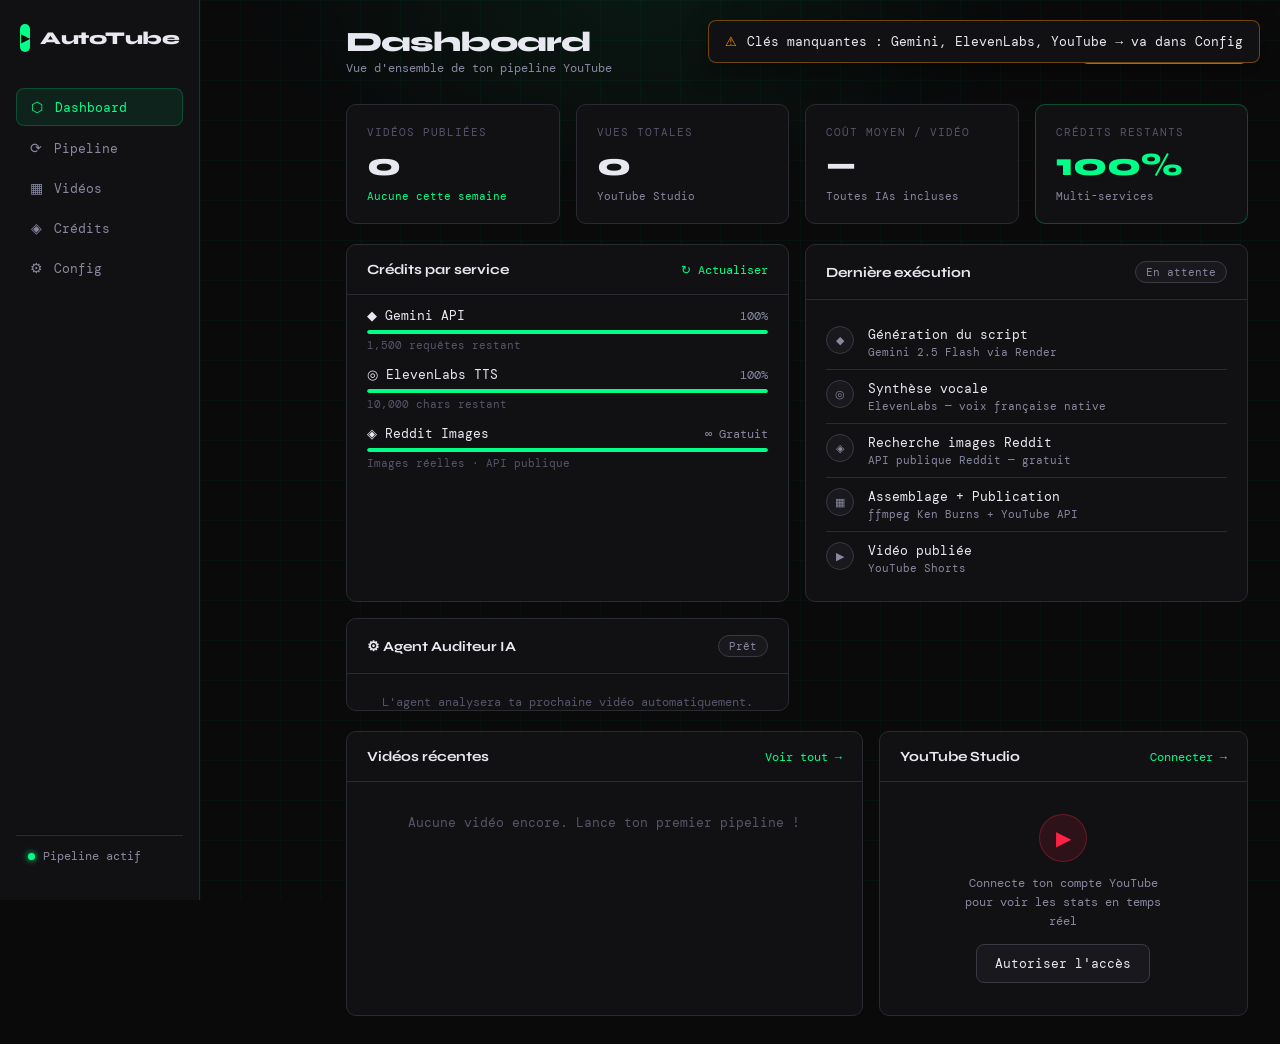
<file: index.html>
<!DOCTYPE html>
<html lang="fr">
<head>
<meta charset="UTF-8">
<meta name="viewport" content="width=device-width, initial-scale=1.0">
<title>AutoTube — Tableau de bord</title>
<link rel="preconnect" href="https://fonts.googleapis.com">
<link href="https://fonts.googleapis.com/css2?family=Syne:wght@400;600;700;800&family=DM+Mono:wght@300;400;500&display=swap" rel="stylesheet">
<link rel="stylesheet" href="css/style.css">
</head>
<body>
<div class="bg-grid"></div>
<div class="bg-glow"></div>

<!-- SIDEBAR -->
  <a href="pages/agent.html" class="nav-item"><span class="nav-icon">⬢</span> Agent IA</a>
<aside class="sidebar">
  <div class="logo">
    <span class="logo-icon">▶</span>
    <span class="logo-text">AutoTube</span>
  </div>
  <nav class="nav">
    <a href="index.html" class="nav-item active">
      <span class="nav-icon">⬡</span> Dashboard
    </a>
    <a href="pages/pipeline.html" class="nav-item">
      <span class="nav-icon">⟳</span> Pipeline
    </a>
    <a href="pages/videos.html" class="nav-item">
      <span class="nav-icon">▦</span> Vidéos
    </a>
    <a href="pages/credits.html" class="nav-item">
      <span class="nav-icon">◈</span> Crédits
    </a>
    <a href="pages/settings.html" class="nav-item">
      <span class="nav-icon">⚙</span> Config
    </a>
  </nav>
  <div class="sidebar-status">
    <div class="status-dot active"></div>
    <span>Pipeline actif</span>
  </div>
</aside>

<!-- MAIN -->
<main class="main">

  <!-- HEADER -->
  <header class="topbar">
    <div class="topbar-left">
      <h1 class="page-title">Dashboard</h1>
      <span class="page-sub">Vue d'ensemble de ton pipeline YouTube</span>
    </div>
    <div class="topbar-right">
      <button class="btn-launch" onclick="openLaunch()">
        <span>+ Lancer une vidéo</span>
      </button>
    </div>
  </header>

  <!-- KPI ROW -->
  <section class="kpi-row">
    <div class="kpi-card">
      <div class="kpi-label">Vidéos publiées</div>
      <div class="kpi-value" id="kpi-published">—</div>
      <div class="kpi-delta positive" id="kpi-pub-delta">Chargement…</div>
    </div>
    <div class="kpi-card">
      <div class="kpi-label">Vues totales</div>
      <div class="kpi-value" id="kpi-views">—</div>
      <div class="kpi-delta" id="kpi-views-delta">YouTube Studio</div>
    </div>
    <div class="kpi-card">
      <div class="kpi-label">Coût moyen / vidéo</div>
      <div class="kpi-value" id="kpi-cost">—</div>
      <div class="kpi-delta" id="kpi-cost-delta">Toutes IAs incluses</div>
    </div>
    <div class="kpi-card accent">
      <div class="kpi-label">Crédits restants</div>
      <div class="kpi-value" id="kpi-credits">—</div>
      <div class="kpi-delta" id="kpi-credits-delta">Multi-services</div>
    </div>
  </section>

  <!-- MIDDLE ROW -->
  <section class="mid-row">

    <!-- CREDITS PANEL -->
    <div class="panel credits-panel">
      <div class="panel-header">
        <span class="panel-title">Crédits par service</span>
        <span class="panel-action" onclick="refreshCredits()">↻ Actualiser</span>
      </div>
      <div class="credits-list" id="credits-list">
        <!-- Rempli par JS -->
      </div>
    </div>

    <!-- PIPELINE STATUS -->
    <div class="panel pipeline-panel">
      <div class="panel-header">
        <span class="panel-title">Dernière exécution</span>
        <span class="panel-badge" id="pipeline-status-badge">En attente</span>
      </div>
      <div class="pipeline-steps" id="pipeline-steps">
        <!-- Rempli par JS -->
      </div>
    </div>

    <!-- IA AUDITOR -->
    <div class="panel auditor-panel">
      <div class="panel-header">
        <span class="panel-title">⚙ Agent Auditeur IA</span>
        <span class="panel-badge" id="audit-status">Prêt</span>
      </div>
      <div id="audit-content" class="audit-content">
        <p style="color:var(--text3); font-size:12px; margin-top:20px; text-align:center;">L'agent analysera ta prochaine vidéo automatiquement.</p>
      </div>
    </div>

  </section>

  <!-- BOTTOM ROW -->
  <section class="bot-row">

    <!-- VIDÉOS RÉCENTES -->
    <div class="panel videos-panel">
      <div class="panel-header">
        <span class="panel-title">Vidéos récentes</span>
        <a href="pages/videos.html" class="panel-action">Voir tout →</a>
      </div>
      <div class="videos-list" id="videos-list">
        <!-- Rempli par JS -->
      </div>
    </div>

    <!-- STATS YOUTUBE -->
    <div class="panel yt-panel">
      <div class="panel-header">
        <span class="panel-title">YouTube Studio</span>
        <span class="panel-action" id="yt-connect-btn" onclick="connectYoutube()">Connecter →</span>
      </div>
      <div id="yt-stats" class="yt-stats-placeholder">
        <div class="yt-placeholder-icon">▶</div>
        <p>Connecte ton compte YouTube pour voir les stats en temps réel</p>
        <button class="btn-secondary" onclick="connectYoutube()">Autoriser l'accès</button>
      </div>
    </div>

  </section>

</main>

<!-- MODAL LAUNCH -->
<div class="modal-overlay" id="launch-modal" onclick="closeLaunch(event)">
  <div class="modal">
    <div class="modal-header">
      <span class="modal-title">Nouvelle vidéo</span>
      <button class="modal-close" onclick="closeLaunch()">✕</button>
    </div>
    <div class="modal-body">
      <div class="form-group">
        <label class="form-label">Mode de création</label>
        <div style="display:flex; gap:16px; margin-bottom: 16px; color: var(--text2); font-size: 14px;">
          <label style="cursor:pointer;"><input type="radio" name="video-mode" value="1" checked> 🖼️ Mode 1: Histoire (Images)</label>
          <label style="cursor:pointer;"><input type="radio" name="video-mode" value="2"> 🎬 Mode 2: Vidéo Commentée (Reddit)</label>
        </div>
      </div>
      <div class="form-group">
        <label class="form-label">Sujet / Idée</label>
        <textarea class="form-input" id="video-topic" rows="3" placeholder="Ex: Les 5 erreurs à éviter en investissement dividende…"></textarea>
      </div>
      <div class="form-row">
        <div class="form-group">
          <label class="form-label">Style de voix</label>
          <select class="form-input" id="voice-style">
            <option>Neutre (Adam)</option>
            <option>Dynamique (Josh)</option>
            <option>Calme (Rachel)</option>
          </select>
        </div>
        <div class="form-group">
          <label class="form-label">Durée cible</label>
          <select class="form-input" id="video-duration">
            <option>1–3 min (Short)</option>
            <option>5–8 min</option>
            <option>10–15 min</option>
          </select>
        </div>
      </div>
      <div class="form-group">
        <label class="form-label">Niche / Tags</label>
        <input class="form-input" id="video-tags" type="text" placeholder="finance, dividende, investissement…">
      </div>
      <div class="modal-costs">
        <span>Coût estimé :</span>
        <span class="cost-value">~$0.08</span>
      </div>
    </div>
    <div class="modal-footer">
      <button class="btn-secondary" onclick="closeLaunch()">Annuler</button>
      <button class="btn-launch" onclick="launchPipeline()">🚀 Lancer le pipeline</button>
    </div>
  </div>
</div>

<script src="js/config.js"></script>
<script src="js/dashboard.js"></script>
</body>
</html>
</file>
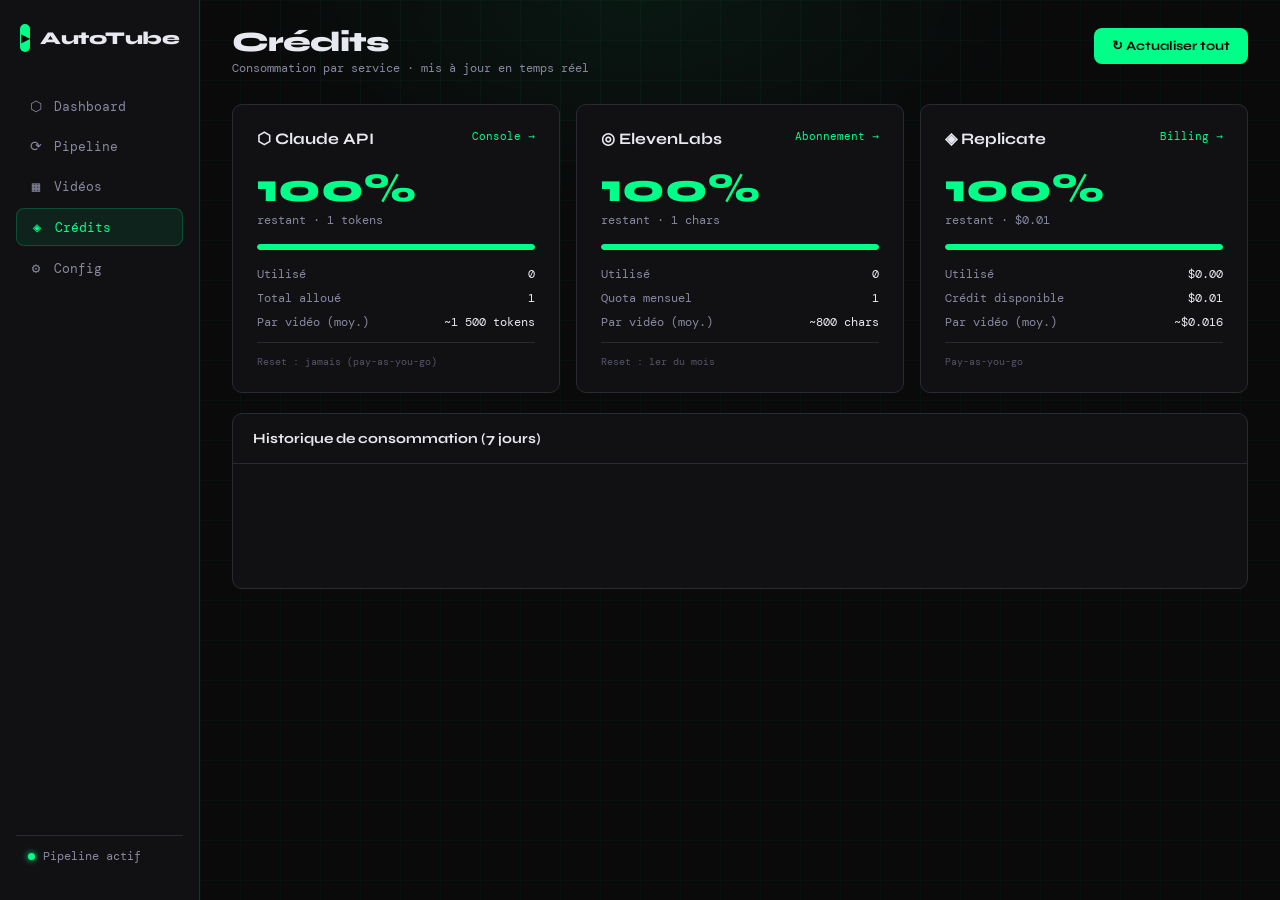
<file: credits.html>
<!DOCTYPE html>
<html lang="fr">
<head>
<meta charset="UTF-8">
<meta name="viewport" content="width=device-width, initial-scale=1.0">
<title>AutoTube — Crédits</title>
<link rel="preconnect" href="https://fonts.googleapis.com">
<link href="https://fonts.googleapis.com/css2?family=Syne:wght@400;600;700;800&family=DM+Mono:wght@300;400;500&display=swap" rel="stylesheet">
<link rel="stylesheet" href="../css/style.css">
</head>
<body>
<div class="bg-grid"></div>
<div class="bg-glow"></div>
<aside class="sidebar">
  <div class="logo"><span class="logo-icon">▶</span><span class="logo-text">AutoTube</span></div>
  <nav class="nav">
    <a href="../index.html" class="nav-item"><span class="nav-icon">⬡</span> Dashboard</a>
    <a href="pipeline.html" class="nav-item"><span class="nav-icon">⟳</span> Pipeline</a>
    <a href="videos.html" class="nav-item"><span class="nav-icon">▦</span> Vidéos</a>
    <a href="credits.html" class="nav-item active"><span class="nav-icon">◈</span> Crédits</a>
    <a href="settings.html" class="nav-item"><span class="nav-icon">⚙</span> Config</a>
  </nav>
  <div class="sidebar-status"><div class="status-dot active"></div><span>Pipeline actif</span></div>
</aside>
<main class="main">
  <header class="topbar">
    <div class="topbar-left">
      <h1 class="page-title">Crédits</h1>
      <span class="page-sub">Consommation par service · mis à jour en temps réel</span>
    </div>
    <div class="topbar-right">
      <button class="btn-launch" onclick="refreshAll()">↻ Actualiser tout</button>
    </div>
  </header>

  <div class="credits-detail-grid" id="credits-detail-grid">
    <!-- Rempli par JS -->
  </div>

  <div class="panel" style="margin-top:20px">
    <div class="panel-header">
      <span class="panel-title">Historique de consommation (7 jours)</span>
    </div>
    <div style="padding:20px">
      <canvas id="usage-chart" height="80"></canvas>
    </div>
  </div>
</main>

<style>
.credits-detail-grid { display: grid; grid-template-columns: repeat(3, 1fr); gap: 16px; }
.cred-card { background: var(--bg2); border: 1px solid var(--border); border-radius: var(--radius); padding: 24px; }
.cred-card-header { display: flex; justify-content: space-between; align-items: flex-start; margin-bottom: 20px; }
.cred-service { font-family: var(--font-head); font-weight: 700; font-size: 16px; color: var(--text); }
.cred-link { font-size: 11px; color: var(--accent); text-decoration: none; }
.cred-link:hover { text-decoration: underline; }
.cred-big { font-family: var(--font-head); font-size: 40px; font-weight: 800; line-height: 1; margin-bottom: 4px; }
.cred-big.ok { color: var(--accent); }
.cred-big.warn { color: var(--warn); }
.cred-big.danger { color: var(--danger); }
.cred-sub { font-size: 12px; color: var(--text2); margin-bottom: 16px; }
.cred-bar-big { height: 6px; background: var(--bg3); border-radius: 3px; overflow: hidden; margin-bottom: 16px; }
.cred-fill-big { height: 100%; border-radius: 3px; transition: width 0.8s ease; }
.cred-fill-big.ok { background: var(--accent); }
.cred-fill-big.warn { background: var(--warn); }
.cred-fill-big.danger { background: var(--danger); }
.cred-stats { display: flex; flex-direction: column; gap: 8px; }
.cred-stat-row { display: flex; justify-content: space-between; font-size: 12px; }
.cred-stat-label { color: var(--text2); }
.cred-stat-val { color: var(--text); font-family: var(--font-mono); }
.cred-reset { font-size: 10px; color: var(--text3); margin-top: 12px; padding-top: 12px; border-top: 1px solid var(--border); }
@media (max-width: 900px) { .credits-detail-grid { grid-template-columns: 1fr; } }
</style>

<script src="../js/config.js"></script>
<script>
const SERVICES = {
  claude: {
    name: 'Claude API', icon: '⬡',
    link: 'https://console.anthropic.com', linkLabel: 'Console →',
    unit: 'tokens', unitLabel: 'tokens utilisés',
    resetDay: 1, resetLabel: 'Reset : jamais (pay-as-you-go)',
    totalLabel: 'Total alloué',
  },
  elevenlabs: {
    name: 'ElevenLabs', icon: '◎',
    link: 'https://elevenlabs.io/subscription', linkLabel: 'Abonnement →',
    unit: 'chars', unitLabel: 'caractères utilisés',
    resetDay: 1, resetLabel: 'Reset : 1er du mois',
    totalLabel: 'Quota mensuel',
  },
  replicate: {
    name: 'Replicate', icon: '◈',
    link: 'https://replicate.com/account/billing', linkLabel: 'Billing →',
    unit: 'cents', unitLabel: 'centimes dépensés',
    resetDay: null, resetLabel: 'Pay-as-you-go',
    totalLabel: 'Crédit disponible',
  },
};

function renderCreditsDetail() {
  const credits = JSON.parse(localStorage.getItem('autotube_credits') || '{}') || {
    claude:     { used: 0, total: 500000 },
    elevenlabs: { used: 0, total: 10000 },
    replicate:  { used: 0, total: 5000 },
  };

  const html = Object.entries(SERVICES).map(([key, s]) => {
    const c = credits[key] || { used: 0, total: 1 };
    const pct = Math.max(0, 100 - (c.used / c.total * 100));
    const cls = pct < 10 ? 'danger' : pct < 30 ? 'warn' : 'ok';
    const remaining = key === 'replicate'
      ? `$${((c.total - c.used)/100).toFixed(2)}`
      : (c.total - c.used).toLocaleString();
    const used = key === 'replicate'
      ? `$${(c.used/100).toFixed(2)}`
      : c.used.toLocaleString();
    const total = key === 'replicate'
      ? `$${(c.total/100).toFixed(2)}`
      : c.total.toLocaleString();

    return `<div class="cred-card">
      <div class="cred-card-header">
        <div class="cred-service">${s.icon} ${s.name}</div>
        <a href="${s.link}" target="_blank" class="cred-link">${s.linkLabel}</a>
      </div>
      <div class="cred-big ${cls}">${Math.round(pct)}%</div>
      <div class="cred-sub">restant · ${remaining} ${key==='replicate'?'':''+s.unit}</div>
      <div class="cred-bar-big">
        <div class="cred-fill-big ${cls}" style="width:${pct}%"></div>
      </div>
      <div class="cred-stats">
        <div class="cred-stat-row"><span class="cred-stat-label">Utilisé</span><span class="cred-stat-val">${used}</span></div>
        <div class="cred-stat-row"><span class="cred-stat-label">${s.totalLabel}</span><span class="cred-stat-val">${total}</span></div>
        <div class="cred-stat-row"><span class="cred-stat-label">Par vidéo (moy.)</span><span class="cred-stat-val">${perVideoEstimate(key)}</span></div>
      </div>
      <div class="cred-reset">${s.resetLabel}</div>
    </div>`;
  }).join('');

  document.getElementById('credits-detail-grid').innerHTML = html;
}

function perVideoEstimate(key) {
  const e = { claude: '~1 500 tokens', elevenlabs: '~800 chars', replicate: '~$0.016' };
  return e[key] || '—';
}

async function refreshAll() {
  showToast('Actualisation…', 'info');
  // ElevenLabs real check
  const key = localStorage.getItem('elevenlabs_api_key');
  if (key) {
    try {
      const r = await fetch('https://api.elevenlabs.io/v1/user', { headers: { 'xi-api-key': key } });
      if (r.ok) {
        const d = await r.json();
        const credits = JSON.parse(localStorage.getItem('autotube_credits') || '{}');
        credits.elevenlabs = credits.elevenlabs || {};
        credits.elevenlabs.used = d.subscription.character_count;
        credits.elevenlabs.total = d.subscription.character_limit;
        localStorage.setItem('autotube_credits', JSON.stringify(credits));
      }
    } catch(e) {}
  }
  renderCreditsDetail();
  showToast('Crédits actualisés ✓', 'success');
}

renderCreditsDetail();

let toastContainer = null;
function showToast(msg, type = 'info') {
  if (!toastContainer) { toastContainer = document.createElement('div'); toastContainer.className = 'toast-container'; document.body.appendChild(toastContainer); }
  const icons = { success:'✓', warn:'⚠', error:'✕', info:'ℹ' };
  const t = document.createElement('div');
  t.className = `toast ${type}`;
  t.innerHTML = `<span>${icons[type]}</span> ${msg}`;
  toastContainer.appendChild(t);
  setTimeout(() => t.remove(), 3500);
}
</script>
</body>
</html>
</file>
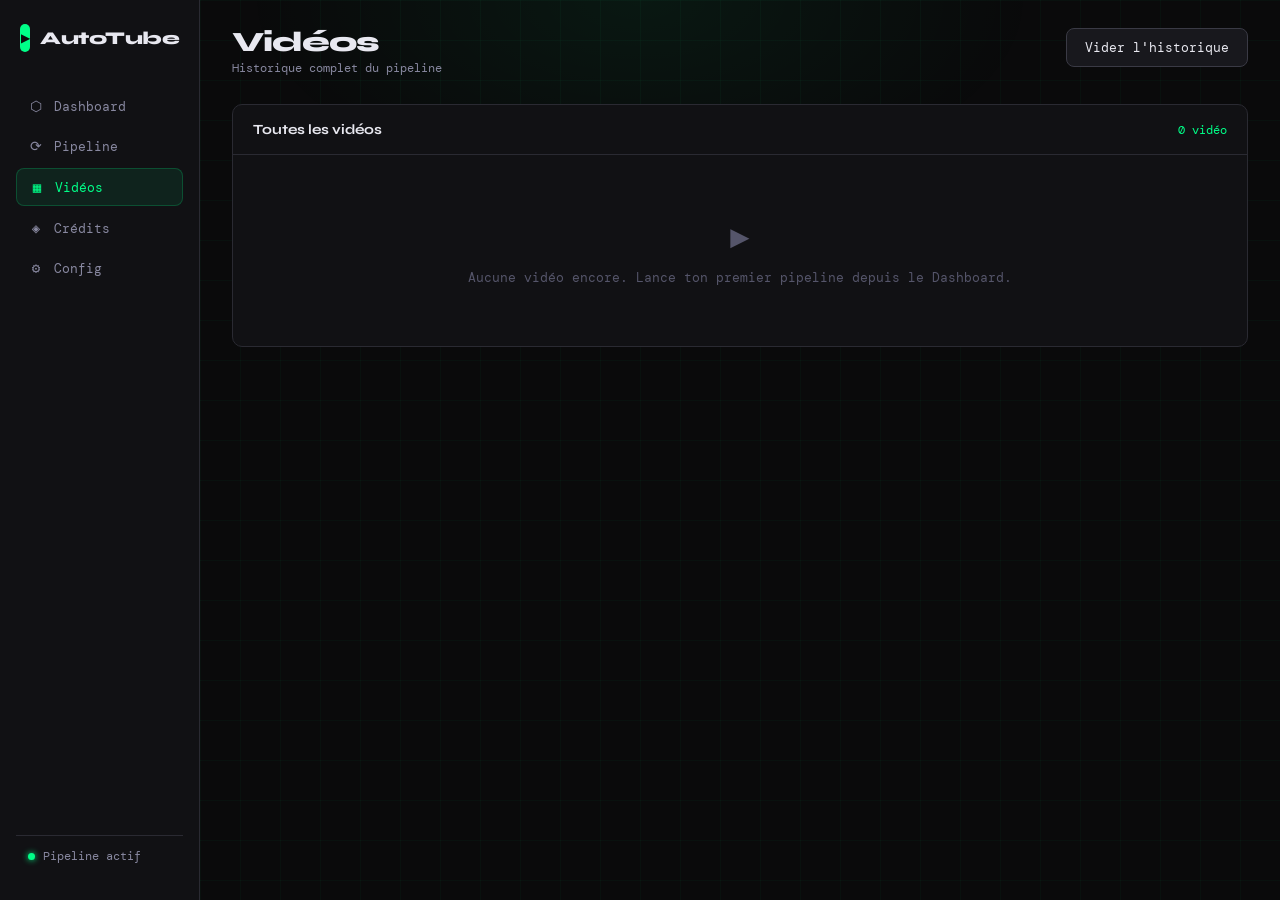
<file: videos.html>
<!DOCTYPE html>
<html lang="fr">
<head>
<meta charset="UTF-8">
<meta name="viewport" content="width=device-width, initial-scale=1.0">
<title>AutoTube — Vidéos</title>
<link rel="preconnect" href="https://fonts.googleapis.com">
<link href="https://fonts.googleapis.com/css2?family=Syne:wght@400;600;700;800&family=DM+Mono:wght@300;400;500&display=swap" rel="stylesheet">
<link rel="stylesheet" href="../css/style.css">
</head>
<body>
<div class="bg-grid"></div>
<div class="bg-glow"></div>
<aside class="sidebar">
  <div class="logo"><span class="logo-icon">▶</span><span class="logo-text">AutoTube</span></div>
  <nav class="nav">
    <a href="../index.html" class="nav-item"><span class="nav-icon">⬡</span> Dashboard</a>
    <a href="pipeline.html" class="nav-item"><span class="nav-icon">⟳</span> Pipeline</a>
    <a href="videos.html" class="nav-item active"><span class="nav-icon">▦</span> Vidéos</a>
    <a href="credits.html" class="nav-item"><span class="nav-icon">◈</span> Crédits</a>
    <a href="settings.html" class="nav-item"><span class="nav-icon">⚙</span> Config</a>
  </nav>
  <div class="sidebar-status"><div class="status-dot active"></div><span>Pipeline actif</span></div>
</aside>
<main class="main">
  <header class="topbar">
    <div class="topbar-left">
      <h1 class="page-title">Vidéos</h1>
      <span class="page-sub">Historique complet du pipeline</span>
    </div>
    <div class="topbar-right">
      <button class="btn-secondary" onclick="clearAll()">Vider l'historique</button>
    </div>
  </header>

  <div class="panel">
    <div class="panel-header">
      <span class="panel-title">Toutes les vidéos</span>
      <span id="vid-count" class="panel-action">0 vidéos</span>
    </div>
    <div id="full-videos-list"></div>
  </div>
</main>

<style>
.video-full-item { display:grid; grid-template-columns:80px 1fr auto auto; align-items:center; gap:16px; padding:16px 20px; border-bottom:1px solid var(--border); transition:background 0.15s; }
.video-full-item:last-child { border-bottom:none; }
.video-full-item:hover { background:var(--bg3); }
.vf-thumb { width:80px; height:45px; border-radius:4px; background:var(--bg3); border:1px solid var(--border2); display:flex; align-items:center; justify-content:center; color:var(--text3); font-size:18px; overflow:hidden; }
.vf-thumb img { width:100%; height:100%; object-fit:cover; }
.vf-title { font-size:14px; color:var(--text); margin-bottom:4px; font-family:var(--font-head); }
.vf-meta { font-size:11px; color:var(--text2); display:flex; gap:12px; flex-wrap:wrap; }
.vf-cost { font-family:var(--font-mono); font-size:13px; color:var(--text2); }
.vf-actions { display:flex; gap:8px; }
.btn-icon { background:var(--bg3); border:1px solid var(--border2); color:var(--text2); border-radius:6px; padding:6px 10px; font-size:12px; cursor:pointer; transition:all 0.15s; }
.btn-icon:hover { border-color:var(--accent); color:var(--accent); }
.empty-state { padding:60px 20px; text-align:center; color:var(--text3); font-size:13px; }
.empty-state .big { font-size:32px; margin-bottom:12px; }
</style>

<script src="../js/config.js"></script>
<script>
function render() {
  const videos = JSON.parse(localStorage.getItem('autotube_videos') || '[]');
  const statusLabel = { published:'Publié', processing:'En cours', error:'Erreur', draft:'Brouillon' };
  document.getElementById('vid-count').textContent = `${videos.length} vidéo${videos.length>1?'s':''}`;

  if (videos.length === 0) {
    document.getElementById('full-videos-list').innerHTML = `<div class="empty-state"><div class="big">▶</div>Aucune vidéo encore. Lance ton premier pipeline depuis le Dashboard.</div>`;
    return;
  }

  document.getElementById('full-videos-list').innerHTML = videos.map(v => {
    const date = new Date(v.date).toLocaleDateString('fr-FR', { day:'numeric', month:'long', year:'numeric', hour:'2-digit', minute:'2-digit' });
    return `<div class="video-full-item">
      <div class="vf-thumb">${v.thumb ? `<img src="${v.thumb}">` : '▶'}</div>
      <div>
        <div class="vf-title">${v.title||'Sans titre'}</div>
        <div class="vf-meta">
          <span>${date}</span>
          <span>${v.views||0} vues</span>
          <span class="video-status ${v.status}">${statusLabel[v.status]||v.status}</span>
        </div>
      </div>
      <div class="vf-cost">$${(v.cost||0).toFixed(4)}</div>
      <div class="vf-actions">
        ${v.youtubeId ? `<button class="btn-icon" onclick="window.open('https://youtu.be/${v.youtubeId}','_blank')" title="Voir sur YouTube">▶</button>` : ''}
        ${v.youtubeId ? `<button class="btn-icon" onclick="window.open('https://studio.youtube.com/video/${v.youtubeId}/edit','_blank')" title="YouTube Studio">✎</button>` : ''}
        <button class="btn-icon" onclick="deleteVideo('${v.id}')" title="Supprimer">✕</button>
      </div>
    </div>`;
  }).join('');
}

function deleteVideo(id) {
  let vids = JSON.parse(localStorage.getItem('autotube_videos') || '[]');
  vids = vids.filter(v => v.id !== id);
  localStorage.setItem('autotube_videos', JSON.stringify(vids));
  render();
}

function clearAll() {
  if (confirm('Vider tout l\'historique local ?')) {
    localStorage.removeItem('autotube_videos');
    render();
  }
}

render();
</script>
</body>
</html>
</file>
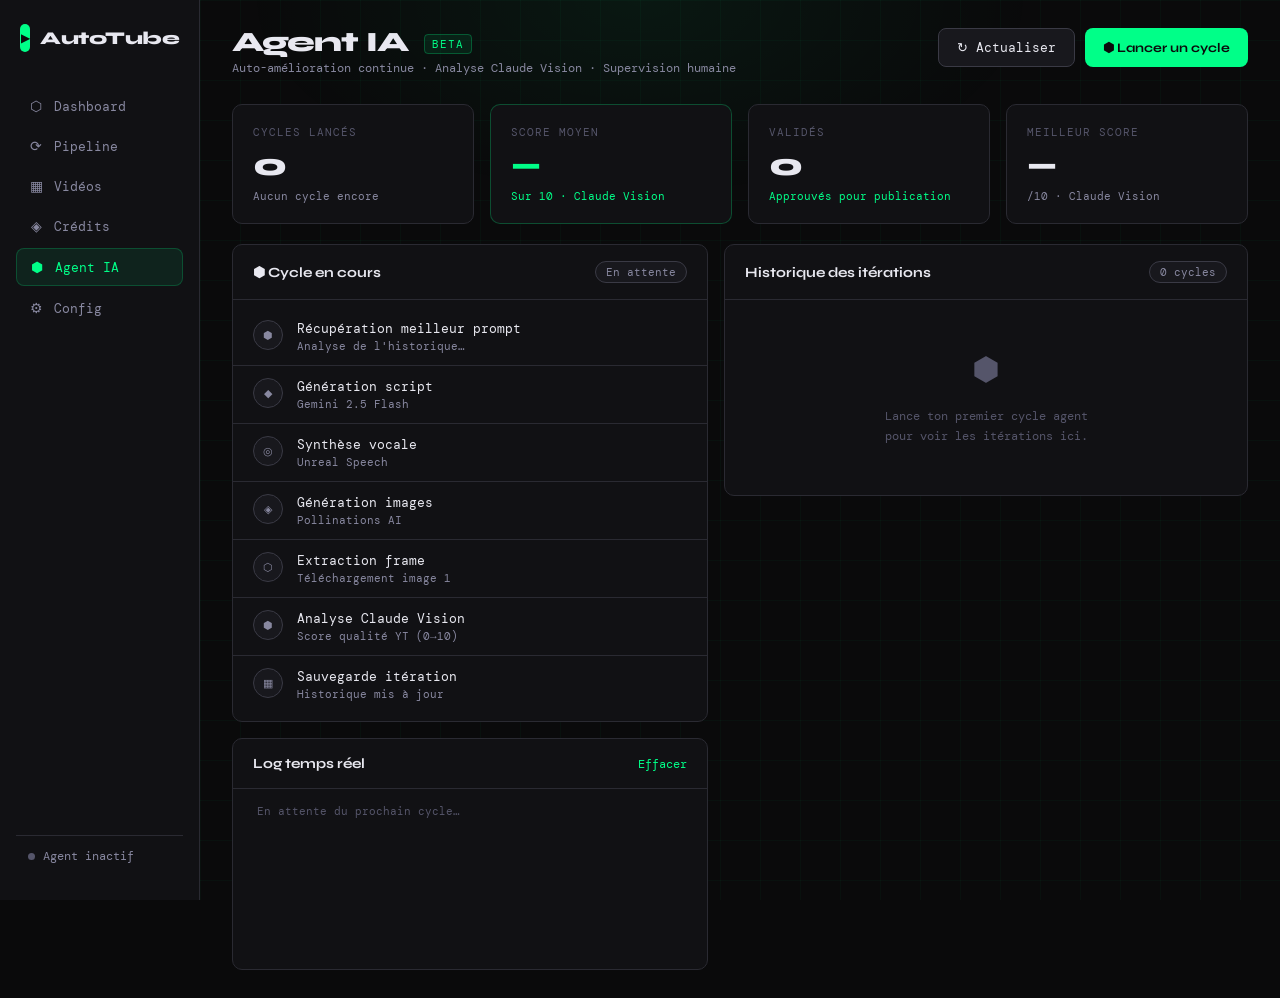
<file: pages/agent.html>
<!DOCTYPE html>
<html lang="fr">
<head>
<meta charset="UTF-8">
<meta name="viewport" content="width=device-width, initial-scale=1.0">
<title>AutoTube — Agent IA</title>
<link rel="preconnect" href="https://fonts.googleapis.com">
<link href="https://fonts.googleapis.com/css2?family=Syne:wght@400;600;700;800&family=DM+Mono:wght@300;400;500&display=swap" rel="stylesheet">
<link rel="stylesheet" href="../css/style.css">
<link rel="stylesheet" href="../css/agent.css">
</head>
<body>
<div class="bg-grid"></div>
<div class="bg-glow"></div>

<!-- SIDEBAR -->
<aside class="sidebar">
  <div class="logo">
    <span class="logo-icon">▶</span>
    <span class="logo-text">AutoTube</span>
  </div>
  <nav class="nav">
    <a href="../index.html" class="nav-item"><span class="nav-icon">⬡</span> Dashboard</a>
    <a href="pipeline.html" class="nav-item"><span class="nav-icon">⟳</span> Pipeline</a>
    <a href="videos.html" class="nav-item"><span class="nav-icon">▦</span> Vidéos</a>
    <a href="credits.html" class="nav-item"><span class="nav-icon">◈</span> Crédits</a>
    <a href="agent.html" class="nav-item active"><span class="nav-icon">⬢</span> Agent IA</a>
    <a href="settings.html" class="nav-item"><span class="nav-icon">⚙</span> Config</a>
  </nav>
  <div class="sidebar-status">
    <div class="status-dot" id="agent-status-dot"></div>
    <span id="agent-status-label">Agent inactif</span>
  </div>
</aside>

<!-- MAIN -->
<main class="main">

  <!-- HEADER -->
  <header class="topbar">
    <div class="topbar-left">
      <h1 class="page-title">Agent IA <span class="agent-badge-title">BETA</span></h1>
      <span class="page-sub">Auto-amélioration continue · Analyse Claude Vision · Supervision humaine</span>
    </div>
    <div class="topbar-right" style="display:flex;gap:10px">
      <button class="btn-secondary" onclick="loadHistory()">↻ Actualiser</button>
      <button class="btn-launch" id="btn-launch-agent" onclick="openAgentModal()">⬢ Lancer un cycle</button>
    </div>
  </header>

  <!-- KPI ROW AGENT -->
  <section class="kpi-row" style="margin-bottom:20px">
    <div class="kpi-card">
      <div class="kpi-label">Cycles lancés</div>
      <div class="kpi-value" id="agent-kpi-total">0</div>
      <div class="kpi-delta" id="agent-kpi-total-sub">Aucun cycle encore</div>
    </div>
    <div class="kpi-card accent">
      <div class="kpi-label">Score moyen</div>
      <div class="kpi-value" id="agent-kpi-score">—</div>
      <div class="kpi-delta positive" id="agent-kpi-score-sub">Sur 10 · Claude Vision</div>
    </div>
    <div class="kpi-card">
      <div class="kpi-label">Validés</div>
      <div class="kpi-value" id="agent-kpi-validated">0</div>
      <div class="kpi-delta positive">Approuvés pour publication</div>
    </div>
    <div class="kpi-card">
      <div class="kpi-label">Meilleur score</div>
      <div class="kpi-value" id="agent-kpi-best">—</div>
      <div class="kpi-delta" id="agent-kpi-best-sub">/10 · Claude Vision</div>
    </div>
  </section>

  <!-- CONTENU PRINCIPAL -->
  <div class="agent-main-grid">

    <!-- COLONNE GAUCHE : cycle en cours + log -->
    <div class="agent-left-col">

      <!-- CYCLE EN COURS -->
      <div class="panel" id="current-cycle-panel">
        <div class="panel-header">
          <span class="panel-title">⬢ Cycle en cours</span>
          <span class="panel-badge" id="cycle-badge">En attente</span>
        </div>
        <div class="agent-phases" id="agent-phases">
          <!-- Rempli par JS -->
        </div>
      </div>

      <!-- LOG TEMPS RÉEL -->
      <div class="panel" style="margin-top:16px">
        <div class="panel-header">
          <span class="panel-title">Log temps réel</span>
          <span class="panel-action" onclick="clearAgentLog()">Effacer</span>
        </div>
        <div class="agent-log" id="agent-log">
          <div class="agent-log-line muted">En attente du prochain cycle…</div>
        </div>
      </div>

    </div>

    <!-- COLONNE DROITE : historique des itérations -->
    <div class="agent-right-col">

      <div class="panel" style="height:100%">
        <div class="panel-header">
          <span class="panel-title">Historique des itérations</span>
          <span class="panel-badge" id="history-badge">0 cycles</span>
        </div>
        <div class="iterations-list" id="iterations-list">
          <div class="empty-agent">
            <div class="empty-agent-icon">⬢</div>
            <p>Lance ton premier cycle agent<br>pour voir les itérations ici.</p>
          </div>
        </div>
      </div>

    </div>

  </div>

  <!-- DÉTAIL D'UNE ITÉRATION (expandable) -->
  <div class="iteration-detail-panel" id="iteration-detail" style="display:none;margin-top:16px">
    <div class="panel">
      <div class="panel-header">
        <span class="panel-title" id="detail-title">Détail de l'itération</span>
        <div style="display:flex;gap:10px;align-items:center">
          <button class="btn-validate" id="btn-validate" onclick="validateIteration('validate')">✓ Valider</button>
          <button class="btn-reject" id="btn-reject" onclick="validateIteration('reject')">✕ Rejeter</button>
          <span class="panel-action" onclick="closeDetail()">Fermer ✕</span>
        </div>
      </div>

      <div class="detail-grid">

        <!-- SCORES CRITÈRES -->
        <div class="detail-section">
          <div class="detail-section-title">Analyse Claude Vision</div>
          <div class="scores-grid" id="detail-scores"></div>
        </div>

        <!-- POINTS FORTS / AMÉLIORATIONS -->
        <div class="detail-section">
          <div class="detail-section-title">Points forts</div>
          <ul class="detail-list positive" id="detail-strengths"></ul>
          <div class="detail-section-title" style="margin-top:14px">Améliorations suggérées</div>
          <ul class="detail-list warn" id="detail-improvements"></ul>
        </div>

        <!-- IMAGES GÉNÉRÉES -->
        <div class="detail-section full-width">
          <div class="detail-section-title">Images générées</div>
          <div class="detail-images" id="detail-images"></div>
        </div>

        <!-- SCRIPT -->
        <div class="detail-section full-width">
          <div class="detail-section-title">Script narration</div>
          <div class="detail-narration" id="detail-narration"></div>
        </div>

        <!-- PROMPT AMÉLIORÉ PAR CLAUDE -->
        <div class="detail-section full-width">
          <div class="detail-section-title">Prompt amélioré par Claude pour le prochain cycle</div>
          <div class="detail-prompt-improved" id="detail-prompt-improved"></div>
        </div>

      </div>
    </div>
  </div>

</main>

<!-- MODAL AGENT -->
<div class="modal-overlay" id="agent-modal" onclick="closeAgentModal(event)">
  <div class="modal">
    <div class="modal-header">
      <span class="modal-title">⬢ Lancer un cycle agent</span>
      <button class="modal-close" onclick="closeAgentModal()">✕</button>
    </div>
    <div class="modal-body">
      <div class="agent-modal-info">
        L'agent va générer une vidéo complète, analyser les images avec Claude Vision,
        noter la qualité sur 5 critères YouTube, et proposer des améliorations automatiques.
      </div>
      <div class="form-group">
        <label class="form-label">Sujet / Thème</label>
        <textarea class="form-input" id="agent-topic" rows="2" placeholder="Ex: Les secrets de l'investissement dividende…"></textarea>
      </div>
      <div class="form-group">
        <label class="form-label">Tags / Niche</label>
        <input class="form-input" id="agent-tags" type="text" placeholder="finance, investissement, bourse…">
      </div>

      <div class="agent-modal-phases">
        <div class="agent-modal-phase">
          <span class="amp-icon done">✓</span>
          <span>Génération script (Gemini)</span>
        </div>
        <div class="agent-modal-phase">
          <span class="amp-icon done">✓</span>
          <span>Synthèse vocale (Unreal Speech)</span>
        </div>
        <div class="agent-modal-phase">
          <span class="amp-icon done">✓</span>
          <span>Génération images (Pollinations)</span>
        </div>
        <div class="agent-modal-phase">
          <span class="amp-icon accent">⬢</span>
          <span>Analyse Claude Vision (Anthropic)</span>
        </div>
      </div>

      <div class="modal-costs">
        <span>Clé Anthropic requise :</span>
        <span class="cost-value" id="anthropic-key-status">Vérification…</span>
      </div>
    </div>
    <div class="modal-footer">
      <button class="btn-secondary" onclick="closeAgentModal()">Annuler</button>
      <button class="btn-launch" onclick="launchAgentCycle()">⬢ Lancer le cycle</button>
    </div>
  </div>
</div>

<script src="../js/config.js"></script>
<script src="../js/agent.js"></script>
</body>
</html>
</file>
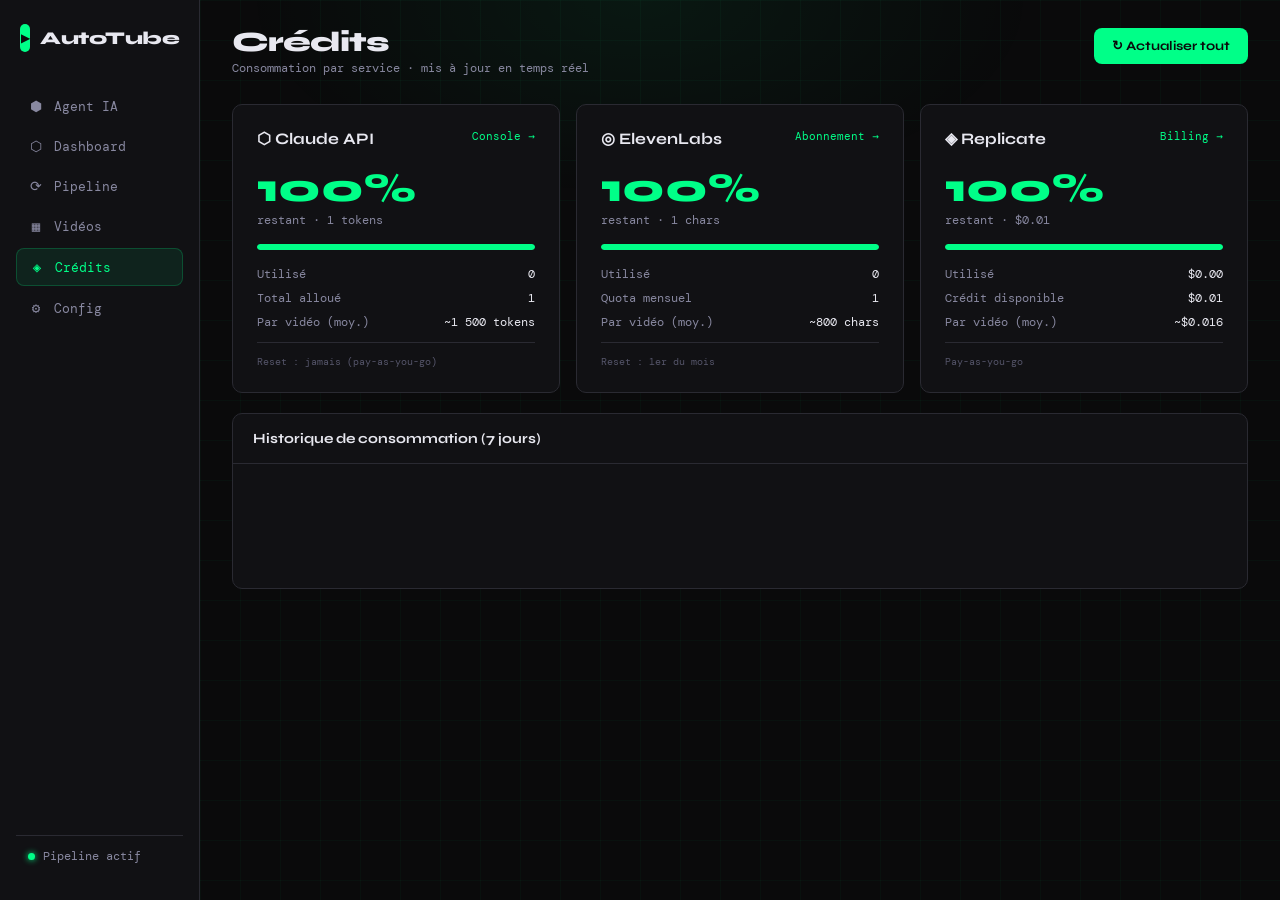
<file: pages/credits.html>
<!DOCTYPE html>
<html lang="fr">
<head>
<meta charset="UTF-8">
<meta name="viewport" content="width=device-width, initial-scale=1.0">
<title>AutoTube — Crédits</title>
<link rel="preconnect" href="https://fonts.googleapis.com">
<link href="https://fonts.googleapis.com/css2?family=Syne:wght@400;600;700;800&family=DM+Mono:wght@300;400;500&display=swap" rel="stylesheet">
<link rel="stylesheet" href="../css/style.css">
</head>
<body>
<div class="bg-grid"></div>
<div class="bg-glow"></div>
<aside class="sidebar">
  <div class="logo"><span class="logo-icon">▶</span><span class="logo-text">AutoTube</span></div>
  <nav class="nav">
    <a href="agent.html" class="nav-item"><span class="nav-icon">⬢</span> Agent IA</a>
    <a href="../index.html" class="nav-item"><span class="nav-icon">⬡</span> Dashboard</a>
    <a href="pipeline.html" class="nav-item"><span class="nav-icon">⟳</span> Pipeline</a>
    <a href="videos.html" class="nav-item"><span class="nav-icon">▦</span> Vidéos</a>
    <a href="credits.html" class="nav-item active"><span class="nav-icon">◈</span> Crédits</a>
    <a href="settings.html" class="nav-item"><span class="nav-icon">⚙</span> Config</a>
  </nav>
  <div class="sidebar-status"><div class="status-dot active"></div><span>Pipeline actif</span></div>
</aside>
<main class="main">
  <header class="topbar">
    <div class="topbar-left">
      <h1 class="page-title">Crédits</h1>
      <span class="page-sub">Consommation par service · mis à jour en temps réel</span>
    </div>
    <div class="topbar-right">
      <button class="btn-launch" onclick="refreshAll()">↻ Actualiser tout</button>
    </div>
  </header>

  <div class="credits-detail-grid" id="credits-detail-grid">
    <!-- Rempli par JS -->
  </div>

  <div class="panel" style="margin-top:20px">
    <div class="panel-header">
      <span class="panel-title">Historique de consommation (7 jours)</span>
    </div>
    <div style="padding:20px">
      <canvas id="usage-chart" height="80"></canvas>
    </div>
  </div>
</main>

<style>
.credits-detail-grid { display: grid; grid-template-columns: repeat(3, 1fr); gap: 16px; }
.cred-card { background: var(--bg2); border: 1px solid var(--border); border-radius: var(--radius); padding: 24px; }
.cred-card-header { display: flex; justify-content: space-between; align-items: flex-start; margin-bottom: 20px; }
.cred-service { font-family: var(--font-head); font-weight: 700; font-size: 16px; color: var(--text); }
.cred-link { font-size: 11px; color: var(--accent); text-decoration: none; }
.cred-link:hover { text-decoration: underline; }
.cred-big { font-family: var(--font-head); font-size: 40px; font-weight: 800; line-height: 1; margin-bottom: 4px; }
.cred-big.ok { color: var(--accent); }
.cred-big.warn { color: var(--warn); }
.cred-big.danger { color: var(--danger); }
.cred-sub { font-size: 12px; color: var(--text2); margin-bottom: 16px; }
.cred-bar-big { height: 6px; background: var(--bg3); border-radius: 3px; overflow: hidden; margin-bottom: 16px; }
.cred-fill-big { height: 100%; border-radius: 3px; transition: width 0.8s ease; }
.cred-fill-big.ok { background: var(--accent); }
.cred-fill-big.warn { background: var(--warn); }
.cred-fill-big.danger { background: var(--danger); }
.cred-stats { display: flex; flex-direction: column; gap: 8px; }
.cred-stat-row { display: flex; justify-content: space-between; font-size: 12px; }
.cred-stat-label { color: var(--text2); }
.cred-stat-val { color: var(--text); font-family: var(--font-mono); }
.cred-reset { font-size: 10px; color: var(--text3); margin-top: 12px; padding-top: 12px; border-top: 1px solid var(--border); }
@media (max-width: 900px) { .credits-detail-grid { grid-template-columns: 1fr; } }
</style>

<script src="../js/config.js"></script>
<script>
const SERVICES = {
  claude: {
    name: 'Claude API', icon: '⬡',
    link: 'https://console.anthropic.com', linkLabel: 'Console →',
    unit: 'tokens', unitLabel: 'tokens utilisés',
    resetDay: 1, resetLabel: 'Reset : jamais (pay-as-you-go)',
    totalLabel: 'Total alloué',
  },
  elevenlabs: {
    name: 'ElevenLabs', icon: '◎',
    link: 'https://elevenlabs.io/subscription', linkLabel: 'Abonnement →',
    unit: 'chars', unitLabel: 'caractères utilisés',
    resetDay: 1, resetLabel: 'Reset : 1er du mois',
    totalLabel: 'Quota mensuel',
  },
  replicate: {
    name: 'Replicate', icon: '◈',
    link: 'https://replicate.com/account/billing', linkLabel: 'Billing →',
    unit: 'cents', unitLabel: 'centimes dépensés',
    resetDay: null, resetLabel: 'Pay-as-you-go',
    totalLabel: 'Crédit disponible',
  },
};

function renderCreditsDetail() {
  const credits = JSON.parse(localStorage.getItem('autotube_credits') || '{}') || {
    claude:     { used: 0, total: 500000 },
    elevenlabs: { used: 0, total: 10000 },
    replicate:  { used: 0, total: 5000 },
  };

  const html = Object.entries(SERVICES).map(([key, s]) => {
    const c = credits[key] || { used: 0, total: 1 };
    const pct = Math.max(0, 100 - (c.used / c.total * 100));
    const cls = pct < 10 ? 'danger' : pct < 30 ? 'warn' : 'ok';
    const remaining = key === 'replicate'
      ? `$${((c.total - c.used)/100).toFixed(2)}`
      : (c.total - c.used).toLocaleString();
    const used = key === 'replicate'
      ? `$${(c.used/100).toFixed(2)}`
      : c.used.toLocaleString();
    const total = key === 'replicate'
      ? `$${(c.total/100).toFixed(2)}`
      : c.total.toLocaleString();

    return `<div class="cred-card">
      <div class="cred-card-header">
        <div class="cred-service">${s.icon} ${s.name}</div>
        <a href="${s.link}" target="_blank" class="cred-link">${s.linkLabel}</a>
      </div>
      <div class="cred-big ${cls}">${Math.round(pct)}%</div>
      <div class="cred-sub">restant · ${remaining} ${key==='replicate'?'':''+s.unit}</div>
      <div class="cred-bar-big">
        <div class="cred-fill-big ${cls}" style="width:${pct}%"></div>
      </div>
      <div class="cred-stats">
        <div class="cred-stat-row"><span class="cred-stat-label">Utilisé</span><span class="cred-stat-val">${used}</span></div>
        <div class="cred-stat-row"><span class="cred-stat-label">${s.totalLabel}</span><span class="cred-stat-val">${total}</span></div>
        <div class="cred-stat-row"><span class="cred-stat-label">Par vidéo (moy.)</span><span class="cred-stat-val">${perVideoEstimate(key)}</span></div>
      </div>
      <div class="cred-reset">${s.resetLabel}</div>
    </div>`;
  }).join('');

  document.getElementById('credits-detail-grid').innerHTML = html;
}

function perVideoEstimate(key) {
  const e = { claude: '~1 500 tokens', elevenlabs: '~800 chars', replicate: '~$0.016' };
  return e[key] || '—';
}

async function refreshAll() {
  showToast('Actualisation…', 'info');
  // ElevenLabs real check
  const key = localStorage.getItem('elevenlabs_api_key');
  if (key) {
    try {
      const r = await fetch('https://api.elevenlabs.io/v1/user', { headers: { 'xi-api-key': key } });
      if (r.ok) {
        const d = await r.json();
        const credits = JSON.parse(localStorage.getItem('autotube_credits') || '{}');
        credits.elevenlabs = credits.elevenlabs || {};
        credits.elevenlabs.used = d.subscription.character_count;
        credits.elevenlabs.total = d.subscription.character_limit;
        localStorage.setItem('autotube_credits', JSON.stringify(credits));
      }
    } catch(e) {}
  }
  renderCreditsDetail();
  showToast('Crédits actualisés ✓', 'success');
}

renderCreditsDetail();

let toastContainer = null;
function showToast(msg, type = 'info') {
  if (!toastContainer) { toastContainer = document.createElement('div'); toastContainer.className = 'toast-container'; document.body.appendChild(toastContainer); }
  const icons = { success:'✓', warn:'⚠', error:'✕', info:'ℹ' };
  const t = document.createElement('div');
  t.className = `toast ${type}`;
  t.innerHTML = `<span>${icons[type]}</span> ${msg}`;
  toastContainer.appendChild(t);
  setTimeout(() => t.remove(), 3500);
}
</script>
</body>
</html>
</file>
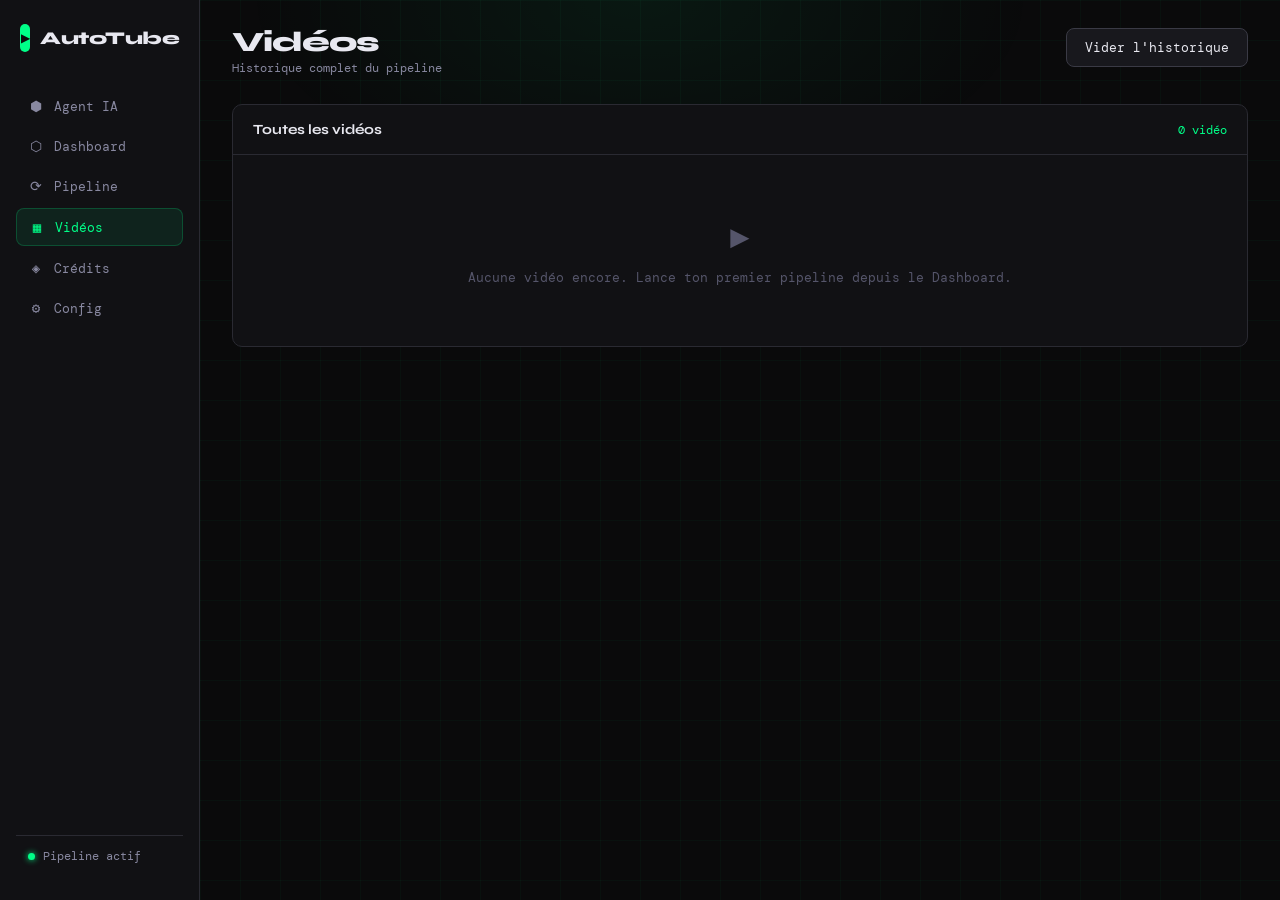
<file: pages/videos.html>
<!DOCTYPE html>
<html lang="fr">
<head>
<meta charset="UTF-8">
<meta name="viewport" content="width=device-width, initial-scale=1.0">
<title>AutoTube — Vidéos</title>
<link rel="preconnect" href="https://fonts.googleapis.com">
<link href="https://fonts.googleapis.com/css2?family=Syne:wght@400;600;700;800&family=DM+Mono:wght@300;400;500&display=swap" rel="stylesheet">
<link rel="stylesheet" href="../css/style.css">
</head>
<body>
<div class="bg-grid"></div>
<div class="bg-glow"></div>
<aside class="sidebar">
  <div class="logo"><span class="logo-icon">▶</span><span class="logo-text">AutoTube</span></div>
  <nav class="nav">
    <a href="agent.html" class="nav-item"><span class="nav-icon">⬢</span> Agent IA</a>
    <a href="../index.html" class="nav-item"><span class="nav-icon">⬡</span> Dashboard</a>
    <a href="pipeline.html" class="nav-item"><span class="nav-icon">⟳</span> Pipeline</a>
    <a href="videos.html" class="nav-item active"><span class="nav-icon">▦</span> Vidéos</a>
    <a href="credits.html" class="nav-item"><span class="nav-icon">◈</span> Crédits</a>
    <a href="settings.html" class="nav-item"><span class="nav-icon">⚙</span> Config</a>
  </nav>
  <div class="sidebar-status"><div class="status-dot active"></div><span>Pipeline actif</span></div>
</aside>
<main class="main">
  <header class="topbar">
    <div class="topbar-left">
      <h1 class="page-title">Vidéos</h1>
      <span class="page-sub">Historique complet du pipeline</span>
    </div>
    <div class="topbar-right">
      <button class="btn-secondary" onclick="clearAll()">Vider l'historique</button>
    </div>
  </header>

  <div class="panel">
    <div class="panel-header">
      <span class="panel-title">Toutes les vidéos</span>
      <span id="vid-count" class="panel-action">0 vidéos</span>
    </div>
    <div id="full-videos-list"></div>
  </div>
</main>

<style>
.video-full-item { display:grid; grid-template-columns:80px 1fr auto auto; align-items:center; gap:16px; padding:16px 20px; border-bottom:1px solid var(--border); transition:background 0.15s; }
.video-full-item:last-child { border-bottom:none; }
.video-full-item:hover { background:var(--bg3); }
.vf-thumb { width:80px; height:45px; border-radius:4px; background:var(--bg3); border:1px solid var(--border2); display:flex; align-items:center; justify-content:center; color:var(--text3); font-size:18px; overflow:hidden; }
.vf-thumb img { width:100%; height:100%; object-fit:cover; }
.vf-title { font-size:14px; color:var(--text); margin-bottom:4px; font-family:var(--font-head); }
.vf-meta { font-size:11px; color:var(--text2); display:flex; gap:12px; flex-wrap:wrap; }
.vf-cost { font-family:var(--font-mono); font-size:13px; color:var(--text2); }
.vf-actions { display:flex; gap:8px; }
.btn-icon { background:var(--bg3); border:1px solid var(--border2); color:var(--text2); border-radius:6px; padding:6px 10px; font-size:12px; cursor:pointer; transition:all 0.15s; }
.btn-icon:hover { border-color:var(--accent); color:var(--accent); }
.empty-state { padding:60px 20px; text-align:center; color:var(--text3); font-size:13px; }
.empty-state .big { font-size:32px; margin-bottom:12px; }
</style>

<script src="../js/config.js"></script>
<script>
function render() {
  const videos = JSON.parse(localStorage.getItem('autotube_videos') || '[]');
  const statusLabel = { published:'Publié', processing:'En cours', error:'Erreur', draft:'Brouillon' };
  document.getElementById('vid-count').textContent = `${videos.length} vidéo${videos.length>1?'s':''}`;

  if (videos.length === 0) {
    document.getElementById('full-videos-list').innerHTML = `<div class="empty-state"><div class="big">▶</div>Aucune vidéo encore. Lance ton premier pipeline depuis le Dashboard.</div>`;
    return;
  }

  document.getElementById('full-videos-list').innerHTML = videos.map(v => {
    const date = new Date(v.date).toLocaleDateString('fr-FR', { day:'numeric', month:'long', year:'numeric', hour:'2-digit', minute:'2-digit' });
    return `<div class="video-full-item">
      <div class="vf-thumb">${v.thumb ? `<img src="${v.thumb}">` : '▶'}</div>
      <div>
        <div class="vf-title">${v.title||'Sans titre'}</div>
        <div class="vf-meta">
          <span>${date}</span>
          <span>${v.views||0} vues</span>
          <span class="video-status ${v.status}">${statusLabel[v.status]||v.status}</span>
        </div>
      </div>
      <div class="vf-cost">$${(v.cost||0).toFixed(4)}</div>
      <div class="vf-actions">
        ${v.youtubeId ? `<button class="btn-icon" onclick="window.open('https://youtu.be/${v.youtubeId}','_blank')" title="Voir sur YouTube">▶</button>` : ''}
        ${v.youtubeId ? `<button class="btn-icon" onclick="window.open('https://studio.youtube.com/video/${v.youtubeId}/edit','_blank')" title="YouTube Studio">✎</button>` : ''}
        <button class="btn-icon" onclick="deleteVideo('${v.id}')" title="Supprimer">✕</button>
      </div>
    </div>`;
  }).join('');
}

function deleteVideo(id) {
  let vids = JSON.parse(localStorage.getItem('autotube_videos') || '[]');
  vids = vids.filter(v => v.id !== id);
  localStorage.setItem('autotube_videos', JSON.stringify(vids));
  render();
}

function clearAll() {
  if (confirm('Vider tout l\'historique local ?')) {
    localStorage.removeItem('autotube_videos');
    render();
  }
}

render();
</script>
</body>
</html>
</file>
<file: css/style.css>
:root {
  --bg: #0a0a0b;
  --bg2: #111114;
  --bg3: #18181d;
  --border: #2a2a32;
  --border2: #3a3a45;
  --text: #e8e8f0;
  --text2: #8888a0;
  --text3: #55556a;
  --accent: #00ff88;
  --accent2: #00cc6a;
  --accent-dim: rgba(0,255,136,0.08);
  --accent-glow: rgba(0,255,136,0.15);
  --warn: #ff9500;
  --danger: #ff3b55;
  --info: #4da6ff;
  --yt-red: #ff2244;
  --radius: 10px;
  --font-head: 'Syne', sans-serif;
  --font-mono: 'DM Mono', monospace;
}

*, *::before, *::after { box-sizing: border-box; margin: 0; padding: 0; }

html { font-size: 14px; }

body {
  background: var(--bg);
  color: var(--text);
  font-family: var(--font-mono);
  min-height: 100vh;
  display: flex;
  overflow-x: hidden;
}

/* BACKGROUND */
.bg-grid {
  position: fixed; inset: 0; z-index: 0; pointer-events: none;
  background-image:
    linear-gradient(rgba(0,255,136,0.03) 1px, transparent 1px),
    linear-gradient(90deg, rgba(0,255,136,0.03) 1px, transparent 1px);
  background-size: 40px 40px;
}
.bg-glow {
  position: fixed; top: -200px; left: 50%; transform: translateX(-50%);
  width: 800px; height: 400px; z-index: 0; pointer-events: none;
  background: radial-gradient(ellipse, rgba(0,255,136,0.06) 0%, transparent 70%);
}

/* SIDEBAR */
.sidebar {
  position: fixed; left: 0; top: 0; bottom: 0;
  width: 200px; z-index: 100;
  background: var(--bg2);
  border-right: 1px solid var(--border);
  display: flex; flex-direction: column;
  padding: 24px 16px;
}

.logo {
  display: flex; align-items: center; gap: 10px;
  margin-bottom: 36px; padding: 0 4px;
}
.logo-icon {
  width: 28px; height: 28px;
  background: var(--accent); color: var(--bg);
  display: flex; align-items: center; justify-content: center;
  font-size: 12px; border-radius: 6px;
  font-family: var(--font-head);
}
.logo-text {
  font-family: var(--font-head);
  font-weight: 800; font-size: 18px;
  color: var(--text);
  letter-spacing: -0.5px;
}

.nav { display: flex; flex-direction: column; gap: 4px; flex: 1; }

.nav-item {
  display: flex; align-items: center; gap: 10px;
  padding: 9px 12px; border-radius: 8px;
  color: var(--text2); text-decoration: none;
  font-size: 13px; font-family: var(--font-mono);
  transition: all 0.15s ease;
}
.nav-item:hover { background: var(--bg3); color: var(--text); }
.nav-item.active {
  background: var(--accent-dim);
  color: var(--accent);
  border: 1px solid rgba(0,255,136,0.2);
}
.nav-icon { font-size: 14px; width: 16px; text-align: center; }

.sidebar-status {
  display: flex; align-items: center; gap: 8px;
  padding: 12px;
  border-top: 1px solid var(--border);
  color: var(--text2); font-size: 12px;
}
.status-dot {
  width: 7px; height: 7px; border-radius: 50%;
  background: var(--text3);
}
.status-dot.active {
  background: var(--accent);
  box-shadow: 0 0 6px var(--accent);
  animation: pulse 2s ease-in-out infinite;
}
@keyframes pulse {
  0%,100% { opacity: 1; }
  50% { opacity: 0.5; }
}

/* MAIN */
.main {
  margin-left: 200px; flex: 1;
  padding: 28px 32px;
  position: relative; z-index: 1;
  max-width: calc(100vw - 200px);
  overflow-x: hidden;
}

/* TOPBAR */
.topbar {
  display: flex; align-items: flex-start; justify-content: space-between;
  margin-bottom: 28px;
}
.page-title {
  font-family: var(--font-head);
  font-size: 28px; font-weight: 800;
  color: var(--text); letter-spacing: -1px;
  line-height: 1;
}
.page-sub {
  display: block; margin-top: 4px;
  color: var(--text2); font-size: 12px;
}

/* BUTTONS */
.btn-launch {
  background: var(--accent); color: var(--bg);
  border: none; border-radius: 8px;
  padding: 10px 18px; font-family: var(--font-head);
  font-weight: 700; font-size: 13px; cursor: pointer;
  transition: all 0.15s;
  white-space: nowrap;
}
.btn-launch:hover {
  background: #fff;
  box-shadow: 0 0 20px var(--accent-glow);
}
.btn-secondary {
  background: var(--bg3); color: var(--text);
  border: 1px solid var(--border2);
  border-radius: 8px; padding: 10px 18px;
  font-family: var(--font-mono); font-size: 13px;
  cursor: pointer; transition: all 0.15s;
}
.btn-secondary:hover { border-color: var(--accent); color: var(--accent); }

/* KPI ROW */
.kpi-row {
  display: grid; grid-template-columns: repeat(4, 1fr);
  gap: 16px; margin-bottom: 20px;
}
.kpi-card {
  background: var(--bg2);
  border: 1px solid var(--border);
  border-radius: var(--radius);
  padding: 20px;
  transition: border-color 0.2s;
}
.kpi-card:hover { border-color: var(--border2); }
.kpi-card.accent { border-color: rgba(0,255,136,0.25); }
.kpi-label { font-size: 11px; color: var(--text3); text-transform: uppercase; letter-spacing: 1px; margin-bottom: 10px; }
.kpi-value { font-family: var(--font-head); font-size: 32px; font-weight: 800; color: var(--text); line-height: 1; margin-bottom: 8px; }
.kpi-card.accent .kpi-value { color: var(--accent); }
.kpi-delta { font-size: 11px; color: var(--text2); }
.kpi-delta.positive { color: var(--accent); }
.kpi-delta.warn { color: var(--warn); }

/* MID ROW */
.mid-row {
  display: grid; grid-template-columns: 1fr 1fr;
  gap: 16px; margin-bottom: 20px;
}

/* BOT ROW */
.bot-row {
  display: grid; grid-template-columns: 1.4fr 1fr;
  gap: 16px;
}

/* PANELS */
.panel {
  background: var(--bg2);
  border: 1px solid var(--border);
  border-radius: var(--radius);
  overflow: hidden;
}
.panel-header {
  display: flex; align-items: center; justify-content: space-between;
  padding: 16px 20px;
  border-bottom: 1px solid var(--border);
}
.panel-title {
  font-family: var(--font-head); font-weight: 700;
  font-size: 14px; color: var(--text);
}
.panel-action {
  font-size: 12px; color: var(--accent);
  cursor: pointer; text-decoration: none;
}
.panel-action:hover { text-decoration: underline; }
.panel-badge {
  font-size: 11px; padding: 3px 10px;
  border-radius: 20px;
  background: var(--bg3); color: var(--text2);
  border: 1px solid var(--border2);
}
.panel-badge.running { background: rgba(0,255,136,0.1); color: var(--accent); border-color: rgba(0,255,136,0.3); }
.panel-badge.error { background: rgba(255,59,85,0.1); color: var(--danger); border-color: rgba(255,59,85,0.3); }

/* CREDITS LIST */
.credits-list { padding: 12px 20px; display: flex; flex-direction: column; gap: 14px; }
.credit-item {}
.credit-header { display: flex; justify-content: space-between; align-items: center; margin-bottom: 6px; }
.credit-name { font-size: 13px; color: var(--text); }
.credit-value { font-family: var(--font-mono); font-size: 12px; color: var(--text2); }
.credit-value.warn { color: var(--warn); }
.credit-value.danger { color: var(--danger); }
.credit-bar { height: 4px; background: var(--bg3); border-radius: 2px; overflow: hidden; }
.credit-fill {
  height: 100%; border-radius: 2px;
  background: var(--accent);
  transition: width 0.6s ease;
}
.credit-fill.warn { background: var(--warn); }
.credit-fill.danger { background: var(--danger); }

/* PIPELINE STEPS */
.pipeline-steps { padding: 16px 20px; display: flex; flex-direction: column; gap: 0; }
.pipeline-step {
  display: flex; align-items: flex-start; gap: 14px;
  padding: 10px 0;
  border-bottom: 1px solid var(--border);
  position: relative;
}
.pipeline-step:last-child { border-bottom: none; }
.step-icon {
  width: 28px; height: 28px; border-radius: 50%;
  display: flex; align-items: center; justify-content: center;
  font-size: 11px; flex-shrink: 0;
  background: var(--bg3); border: 1px solid var(--border2);
  color: var(--text2);
}
.step-icon.done { background: rgba(0,255,136,0.12); border-color: rgba(0,255,136,0.4); color: var(--accent); }
.step-icon.running { background: rgba(77,166,255,0.12); border-color: rgba(77,166,255,0.4); color: var(--info); animation: pulse 1s infinite; }
.step-icon.error { background: rgba(255,59,85,0.12); border-color: rgba(255,59,85,0.4); color: var(--danger); }
.step-info { flex: 1; }
.step-name { font-size: 13px; color: var(--text); margin-bottom: 2px; }
.step-detail { font-size: 11px; color: var(--text2); }
.step-time { font-size: 11px; color: var(--text3); font-family: var(--font-mono); }

/* VIDEOS LIST */
.videos-list { padding: 0; }
.video-item {
  display: flex; align-items: center; gap: 14px;
  padding: 14px 20px;
  border-bottom: 1px solid var(--border);
  transition: background 0.15s;
  cursor: pointer;
}
.video-item:last-child { border-bottom: none; }
.video-item:hover { background: var(--bg3); }
.video-thumb {
  width: 64px; height: 36px; border-radius: 4px;
  background: var(--bg3); border: 1px solid var(--border2);
  display: flex; align-items: center; justify-content: center;
  color: var(--text3); font-size: 16px; flex-shrink: 0;
  overflow: hidden;
}
.video-thumb img { width: 100%; height: 100%; object-fit: cover; }
.video-info { flex: 1; min-width: 0; }
.video-title {
  font-size: 13px; color: var(--text);
  white-space: nowrap; overflow: hidden; text-overflow: ellipsis;
  margin-bottom: 3px;
}
.video-meta { font-size: 11px; color: var(--text2); }
.video-status {
  font-size: 10px; padding: 2px 8px; border-radius: 4px;
  font-family: var(--font-mono); flex-shrink: 0;
}
.video-status.published { background: rgba(0,255,136,0.1); color: var(--accent); }
.video-status.processing { background: rgba(77,166,255,0.1); color: var(--info); }
.video-status.error { background: rgba(255,59,85,0.1); color: var(--danger); }
.video-status.draft { background: var(--bg3); color: var(--text2); border: 1px solid var(--border2); }

/* YOUTUBE PANEL */
.yt-stats-placeholder {
  display: flex; flex-direction: column; align-items: center; justify-content: center;
  padding: 32px 20px; gap: 12px; text-align: center;
}
.yt-placeholder-icon {
  width: 48px; height: 48px; border-radius: 50%;
  background: rgba(255,34,68,0.12); border: 1px solid rgba(255,34,68,0.3);
  display: flex; align-items: center; justify-content: center;
  font-size: 20px; color: var(--yt-red);
}
.yt-stats-placeholder p { font-size: 12px; color: var(--text2); max-width: 200px; line-height: 1.6; }

.yt-stats-grid { padding: 16px 20px; display: grid; grid-template-columns: 1fr 1fr; gap: 16px; }
.yt-stat-item { }
.yt-stat-label { font-size: 10px; color: var(--text3); text-transform: uppercase; letter-spacing: 1px; margin-bottom: 4px; }
.yt-stat-value { font-family: var(--font-head); font-size: 22px; font-weight: 700; color: var(--text); }
.yt-stat-delta { font-size: 11px; color: var(--text2); margin-top: 2px; }
.yt-stat-delta.up { color: var(--accent); }

/* MODAL */
.modal-overlay {
  position: fixed; inset: 0; z-index: 1000;
  background: rgba(0,0,0,0.7);
  backdrop-filter: blur(4px);
  display: none; align-items: center; justify-content: center;
}
.modal-overlay.open { display: flex; }
.modal {
  background: var(--bg2); border: 1px solid var(--border2);
  border-radius: 14px; width: 480px; max-width: 94vw;
  box-shadow: 0 24px 60px rgba(0,0,0,0.6);
}
.modal-header {
  display: flex; justify-content: space-between; align-items: center;
  padding: 20px 24px; border-bottom: 1px solid var(--border);
}
.modal-title { font-family: var(--font-head); font-weight: 700; font-size: 18px; }
.modal-close { background: none; border: none; color: var(--text2); font-size: 18px; cursor: pointer; padding: 4px; }
.modal-close:hover { color: var(--text); }
.modal-body { padding: 20px 24px; display: flex; flex-direction: column; gap: 16px; }
.modal-footer { padding: 16px 24px; border-top: 1px solid var(--border); display: flex; justify-content: flex-end; gap: 10px; }

.form-group { display: flex; flex-direction: column; gap: 6px; }
.form-row { display: grid; grid-template-columns: 1fr 1fr; gap: 12px; }
.form-label { font-size: 11px; color: var(--text2); text-transform: uppercase; letter-spacing: 0.8px; }
.form-input {
  background: var(--bg3); border: 1px solid var(--border2);
  border-radius: 8px; color: var(--text);
  font-family: var(--font-mono); font-size: 13px;
  padding: 10px 12px; resize: vertical;
  transition: border-color 0.15s;
  appearance: none;
}
.form-input:focus { outline: none; border-color: var(--accent); }
.form-input option { background: var(--bg2); }

.modal-costs {
  display: flex; justify-content: space-between; align-items: center;
  padding: 10px 14px; background: var(--accent-dim);
  border: 1px solid rgba(0,255,136,0.2); border-radius: 8px;
  font-size: 13px; color: var(--text2);
}
.cost-value { color: var(--accent); font-family: var(--font-head); font-weight: 700; }

/* ALERT TOAST */
.toast-container { position: fixed; top: 20px; right: 20px; z-index: 2000; display: flex; flex-direction: column; gap: 8px; }
.toast {
  background: var(--bg2); border: 1px solid var(--border2);
  border-radius: 8px; padding: 12px 16px;
  font-size: 13px; color: var(--text);
  box-shadow: 0 8px 24px rgba(0,0,0,0.4);
  display: flex; align-items: center; gap: 10px;
  animation: slideIn 0.2s ease;
  min-width: 260px;
}
.toast.success { border-color: rgba(0,255,136,0.4); }
.toast.warn { border-color: rgba(255,149,0,0.4); }
.toast.error { border-color: rgba(255,59,85,0.4); }
@keyframes slideIn {
  from { transform: translateX(20px); opacity: 0; }
  to { transform: translateX(0); opacity: 1; }
}

/* RESPONSIVE */
@media (max-width: 1100px) {
  .kpi-row { grid-template-columns: repeat(2, 1fr); }
  .mid-row, .bot-row { grid-template-columns: 1fr; }
}
@media (max-width: 700px) {
  .sidebar { width: 56px; padding: 16px 8px; }
  .logo-text, .nav-item span:last-child, .sidebar-status span { display: none; }
  .main { margin-left: 56px; padding: 16px; }
  .kpi-row { grid-template-columns: 1fr 1fr; gap: 10px; }
}
</file>
<file: css/agent.css>
/* ── AGENT IA — Styles spécifiques ──────────────────────── */

/* Badge titre */
.agent-badge-title {
  font-family: var(--font-mono);
  font-size: 11px;
  font-weight: 400;
  color: var(--accent);
  background: var(--accent-dim);
  border: 1px solid rgba(0,255,136,0.25);
  border-radius: 4px;
  padding: 2px 7px;
  vertical-align: middle;
  margin-left: 8px;
  letter-spacing: 1px;
}

/* GRID PRINCIPALE */
.agent-main-grid {
  display: grid;
  grid-template-columns: 1fr 1.1fr;
  gap: 16px;
  align-items: start;
}

.agent-left-col,
.agent-right-col {
  display: flex;
  flex-direction: column;
  gap: 0;
}

/* PHASES DU CYCLE */
.agent-phases {
  padding: 8px 0;
}

.agent-phase {
  display: flex;
  align-items: flex-start;
  gap: 14px;
  padding: 12px 20px;
  border-bottom: 1px solid var(--border);
  transition: background 0.15s;
}
.agent-phase:last-child { border-bottom: none; }

.agent-phase-icon {
  width: 30px; height: 30px;
  border-radius: 50%;
  display: flex; align-items: center; justify-content: center;
  font-size: 11px; flex-shrink: 0;
  background: var(--bg3);
  border: 1px solid var(--border2);
  color: var(--text2);
  transition: all 0.2s;
}
.agent-phase-icon.done {
  background: rgba(0,255,136,0.12);
  border-color: rgba(0,255,136,0.4);
  color: var(--accent);
}
.agent-phase-icon.running {
  background: rgba(77,166,255,0.12);
  border-color: rgba(77,166,255,0.4);
  color: var(--info);
  animation: pulse 1s infinite;
}
.agent-phase-icon.error {
  background: rgba(255,59,85,0.12);
  border-color: rgba(255,59,85,0.4);
  color: var(--danger);
}

.agent-phase-info { flex: 1; min-width: 0; }
.agent-phase-name { font-size: 13px; color: var(--text); margin-bottom: 2px; }
.agent-phase-detail { font-size: 11px; color: var(--text2); }
.agent-phase-time { font-size: 11px; color: var(--text3); font-family: var(--font-mono); flex-shrink: 0; }

/* LOG */
.agent-log {
  padding: 14px 16px;
  font-family: var(--font-mono);
  font-size: 11px;
  height: 180px;
  overflow-y: auto;
  display: flex;
  flex-direction: column;
  gap: 3px;
}
.agent-log-line {
  color: var(--text);
  line-height: 1.5;
}
.agent-log-line.muted { color: var(--text3); }
.agent-log-line.success { color: var(--accent); }
.agent-log-line.error { color: var(--danger); }
.agent-log-line.warn { color: var(--warn); }
.agent-log-line::before {
  content: attr(data-time);
  color: var(--text3);
  margin-right: 8px;
}

/* ITERATIONS LIST */
.iterations-list {
  display: flex;
  flex-direction: column;
  max-height: 520px;
  overflow-y: auto;
}

.iteration-item {
  display: flex;
  align-items: center;
  gap: 14px;
  padding: 14px 20px;
  border-bottom: 1px solid var(--border);
  cursor: pointer;
  transition: background 0.15s;
}
.iteration-item:last-child { border-bottom: none; }
.iteration-item:hover { background: var(--bg3); }
.iteration-item.selected { background: var(--accent-dim); border-left: 2px solid var(--accent); }

.iter-score-circle {
  width: 44px; height: 44px;
  border-radius: 50%;
  display: flex; align-items: center; justify-content: center;
  font-family: var(--font-head);
  font-weight: 800; font-size: 16px;
  flex-shrink: 0;
  border: 2px solid;
}
.iter-score-circle.high { color: var(--accent); border-color: rgba(0,255,136,0.4); background: rgba(0,255,136,0.08); }
.iter-score-circle.mid  { color: var(--warn);   border-color: rgba(255,149,0,0.4);  background: rgba(255,149,0,0.08);  }
.iter-score-circle.low  { color: var(--danger); border-color: rgba(255,59,85,0.4);  background: rgba(255,59,85,0.08);  }

.iter-info { flex: 1; min-width: 0; }
.iter-topic {
  font-size: 13px; color: var(--text);
  white-space: nowrap; overflow: hidden; text-overflow: ellipsis;
  margin-bottom: 3px;
}
.iter-meta { font-size: 11px; color: var(--text2); }

.iter-status {
  font-size: 10px; padding: 3px 9px;
  border-radius: 4px; font-family: var(--font-mono);
  flex-shrink: 0;
}
.iter-status.pending   { background: var(--bg3); color: var(--text2); border: 1px solid var(--border2); }
.iter-status.validated { background: rgba(0,255,136,0.1); color: var(--accent); }
.iter-status.rejected  { background: rgba(255,59,85,0.1); color: var(--danger); }

/* EMPTY STATE */
.empty-agent {
  display: flex; flex-direction: column; align-items: center; justify-content: center;
  padding: 48px 20px; gap: 12px; text-align: center;
}
.empty-agent-icon { font-size: 32px; color: var(--text3); margin-bottom: 4px; }
.empty-agent p { font-size: 12px; color: var(--text3); line-height: 1.7; }

/* DETAIL PANEL */
.detail-grid {
  padding: 20px;
  display: grid;
  grid-template-columns: 1fr 1fr;
  gap: 20px;
}

.detail-section { }
.detail-section.full-width { grid-column: span 2; }

.detail-section-title {
  font-size: 11px; color: var(--text3);
  text-transform: uppercase; letter-spacing: 1px;
  margin-bottom: 12px;
}

/* SCORES GRILLE */
.scores-grid {
  display: flex;
  flex-direction: column;
  gap: 10px;
}
.score-row {
  display: flex; align-items: center; gap: 12px;
}
.score-label { font-size: 12px; color: var(--text2); width: 160px; flex-shrink: 0; }
.score-bar-wrap { flex: 1; height: 5px; background: var(--bg3); border-radius: 3px; overflow: hidden; }
.score-bar-fill {
  height: 100%; border-radius: 3px;
  transition: width 0.8s ease;
}
.score-bar-fill.high { background: var(--accent); }
.score-bar-fill.mid  { background: var(--warn); }
.score-bar-fill.low  { background: var(--danger); }
.score-val { font-family: var(--font-mono); font-size: 12px; color: var(--text); width: 30px; text-align: right; }

/* LISTES POINTS */
.detail-list {
  list-style: none; display: flex; flex-direction: column; gap: 6px;
}
.detail-list li {
  font-size: 12px; color: var(--text2); line-height: 1.5;
  padding-left: 16px; position: relative;
}
.detail-list.positive li::before { content: '✓'; position: absolute; left: 0; color: var(--accent); }
.detail-list.warn li::before { content: '→'; position: absolute; left: 0; color: var(--warn); }

/* IMAGES GÉNÉRÉES */
.detail-images {
  display: grid;
  grid-template-columns: repeat(4, 1fr);
  gap: 10px;
}
.detail-img-wrap {
  aspect-ratio: 9/16;
  border-radius: 6px;
  overflow: hidden;
  background: var(--bg3);
  border: 1px solid var(--border2);
  display: flex; align-items: center; justify-content: center;
  color: var(--text3); font-size: 11px;
  position: relative;
}
.detail-img-wrap img {
  width: 100%; height: 100%; object-fit: cover;
  transition: opacity 0.3s;
}
.detail-img-label {
  position: absolute; bottom: 0; left: 0; right: 0;
  background: rgba(0,0,0,0.6);
  font-size: 9px; color: var(--text2);
  padding: 4px 6px; text-align: center;
}

/* NARRATION */
.detail-narration {
  background: var(--bg3);
  border: 1px solid var(--border);
  border-radius: 8px;
  padding: 14px 16px;
  font-size: 13px;
  color: var(--text);
  line-height: 1.7;
}

/* PROMPT AMÉLIORÉ */
.detail-prompt-improved {
  background: var(--accent-dim);
  border: 1px solid rgba(0,255,136,0.2);
  border-radius: 8px;
  padding: 14px 16px;
  font-size: 12px;
  font-family: var(--font-mono);
  color: var(--accent);
  line-height: 1.6;
}

/* BOUTONS VALIDATE / REJECT */
.btn-validate {
  background: rgba(0,255,136,0.12);
  border: 1px solid rgba(0,255,136,0.3);
  color: var(--accent);
  border-radius: 7px;
  padding: 7px 14px;
  font-family: var(--font-mono);
  font-size: 12px;
  cursor: pointer;
  transition: all 0.15s;
}
.btn-validate:hover { background: rgba(0,255,136,0.22); }

.btn-reject {
  background: rgba(255,59,85,0.08);
  border: 1px solid rgba(255,59,85,0.25);
  color: var(--danger);
  border-radius: 7px;
  padding: 7px 14px;
  font-family: var(--font-mono);
  font-size: 12px;
  cursor: pointer;
  transition: all 0.15s;
}
.btn-reject:hover { background: rgba(255,59,85,0.15); }

/* MODAL AGENT */
.agent-modal-info {
  background: var(--bg3);
  border: 1px solid var(--border);
  border-radius: 8px;
  padding: 12px 14px;
  font-size: 12px;
  color: var(--text2);
  line-height: 1.6;
}

.agent-modal-phases {
  display: flex;
  flex-direction: column;
  gap: 8px;
  padding: 4px 0;
}
.agent-modal-phase {
  display: flex;
  align-items: center;
  gap: 10px;
  font-size: 12px;
  color: var(--text2);
}
.amp-icon {
  width: 20px; height: 20px;
  display: flex; align-items: center; justify-content: center;
  font-size: 11px;
  border-radius: 50%;
  flex-shrink: 0;
}
.amp-icon.done   { color: var(--accent); }
.amp-icon.accent { color: var(--info); }

/* RESPONSIVE */
@media (max-width: 1100px) {
  .agent-main-grid { grid-template-columns: 1fr; }
  .detail-grid { grid-template-columns: 1fr; }
  .detail-section.full-width { grid-column: span 1; }
  .detail-images { grid-template-columns: repeat(2, 1fr); }
}
</file>
